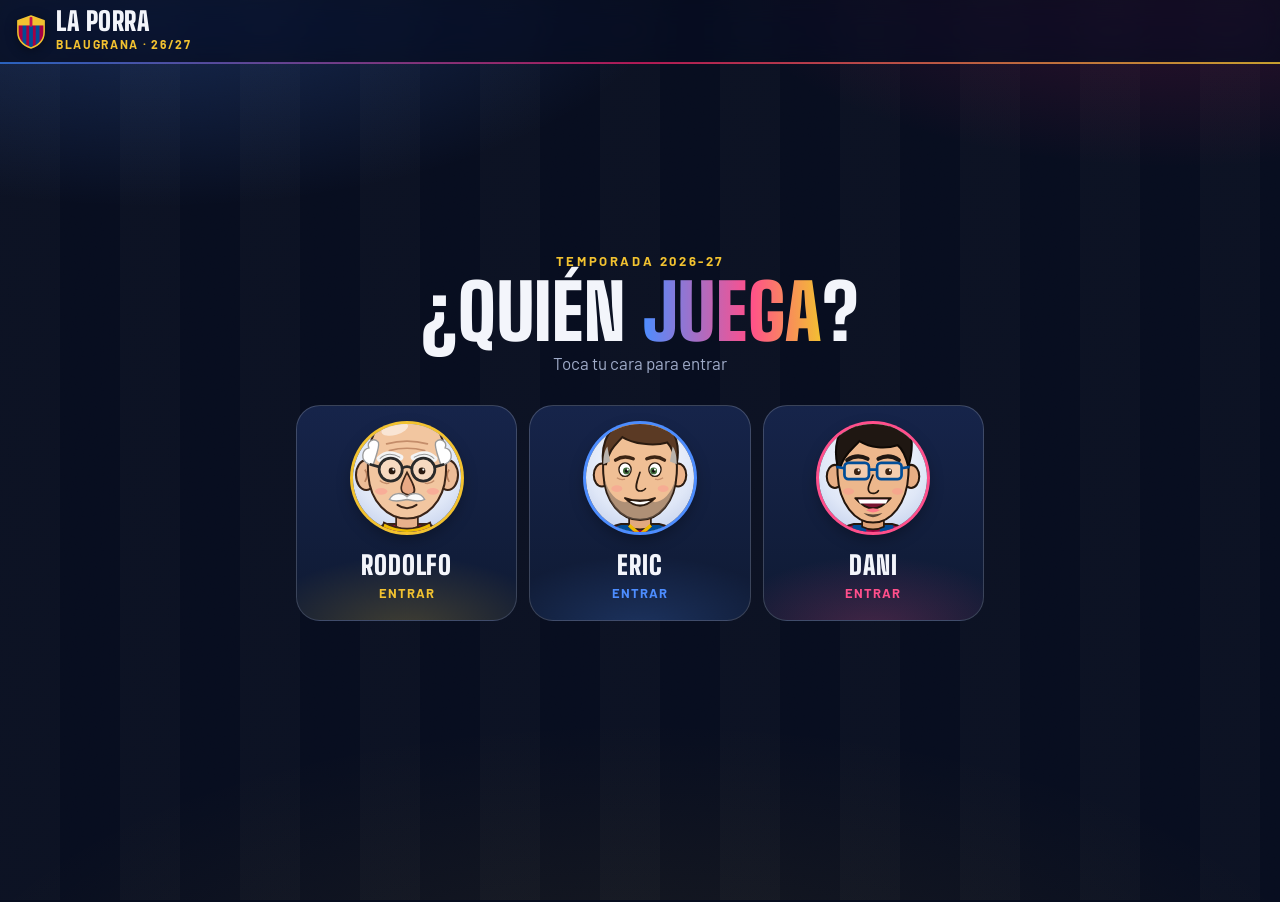
<file: index.html>
<!doctype html>
<html lang="es">
<head>
  <meta charset="utf-8">
  <meta name="viewport" content="width=device-width, initial-scale=1, viewport-fit=cover">
  <title>La Porra Blaugrana</title>
  <meta name="description" content="La porra del Barça de Rodolfo, Eric y Dani">
  <meta name="theme-color" content="#070d1f">
  <link rel="icon" href="data:image/svg+xml,<svg xmlns='http://www.w3.org/2000/svg' viewBox='0 0 32 36'><path d='M16 1 30 6v12c0 9-6.5 14.5-14 17C8.5 32.5 2 27 2 18V6Z' fill='%23A50044' stroke='%23f2c230' stroke-width='2'/><path d='M9 4v26M16 2v32M23 4v26' stroke='%23004D98' stroke-width='4'/></svg>">
  <link rel="preconnect" href="https://fonts.googleapis.com">
  <link rel="preconnect" href="https://fonts.gstatic.com" crossorigin>
  <link href="https://fonts.googleapis.com/css2?family=Barlow:wght@400;500;600;700&family=Big+Shoulders+Display:wght@700;800;900&display=swap" rel="stylesheet">
  <link rel="stylesheet" href="css/style.css">
</head>
<body>
  <div class="stadium" aria-hidden="true"></div>

  <header class="top">
    <div class="brand">
      <svg class="shield" viewBox="0 0 32 36" aria-hidden="true">
        <defs><clipPath id="sh"><path d="M16 1 30 6v12c0 9-6.5 14.5-14 17C8.5 32.5 2 27 2 18V6Z"/></clipPath></defs>
        <g clip-path="url(#sh)">
          <rect width="32" height="36" fill="#A50044"/>
          <path d="M9 0v36M16 0v36M23 0v36" stroke="#004D98" stroke-width="4"/>
          <rect width="32" height="11" fill="#f2c230"/>
          <path d="M16 0v11" stroke="#c4124f" stroke-width="3"/>
        </g>
        <path d="M16 1 30 6v12c0 9-6.5 14.5-14 17C8.5 32.5 2 27 2 18V6Z" fill="none" stroke="#f2c230" stroke-width="1.6"/>
      </svg>
      <div>
        <h1>La Porra</h1>
        <p class="sub">Blaugrana · 26/27</p>
      </div>
    </div>
    <button id="me-chip" class="me-chip" hidden></button>
  </header>

  <main id="app">
    <div class="skeleton" aria-label="Cargando">
      <div class="sk sk-hero"></div><div class="sk sk-row"></div><div class="sk sk-row"></div>
    </div>
  </main>

  <nav class="tabs" id="tabs" hidden aria-label="Secciones">
    <button data-tab="partido"><svg viewBox="0 0 24 24" aria-hidden="true"><circle cx="12" cy="12" r="10"/><path d="m12 7 4.5 3.3-1.7 5.2H9.2l-1.7-5.2Z"/><path d="M12 7V2M16.5 10.3l4.8-1.6M14.8 15.5l3 4M9.2 15.5l-3 4M7.5 10.3 2.7 8.7"/></svg><span>Partido</span></button>
    <button data-tab="stats"><svg viewBox="0 0 24 24" aria-hidden="true"><path d="M6 9H4.5a2.5 2.5 0 0 1 0-5H6M18 9h1.5a2.5 2.5 0 0 0 0-5H18M4 22h16M10 14.66V17c0 .55-.47.98-.97 1.21C7.85 18.75 7 20.24 7 22M14 14.66V17c0 .55.47.98.97 1.21C16.15 18.75 17 20.24 17 22"/><path d="M18 2H6v7a6 6 0 0 0 12 0V2Z"/></svg><span>Clasificación</span></button>
    <button data-tab="calendario"><svg viewBox="0 0 24 24" aria-hidden="true"><rect width="18" height="18" x="3" y="4" rx="2"/><path d="M16 2v4M8 2v4M3 10h18"/></svg><span>Calendario</span></button>
  </nav>

  <dialog id="dlg"></dialog>
  <div id="toast" class="toast" role="status" aria-live="polite"></div>
  <canvas id="confetti" aria-hidden="true"></canvas>

  <script src="js/config.js"></script>
  <script src="js/scoring.js"></script>
  <script src="js/app.js"></script>
</body>
</html>
</file>
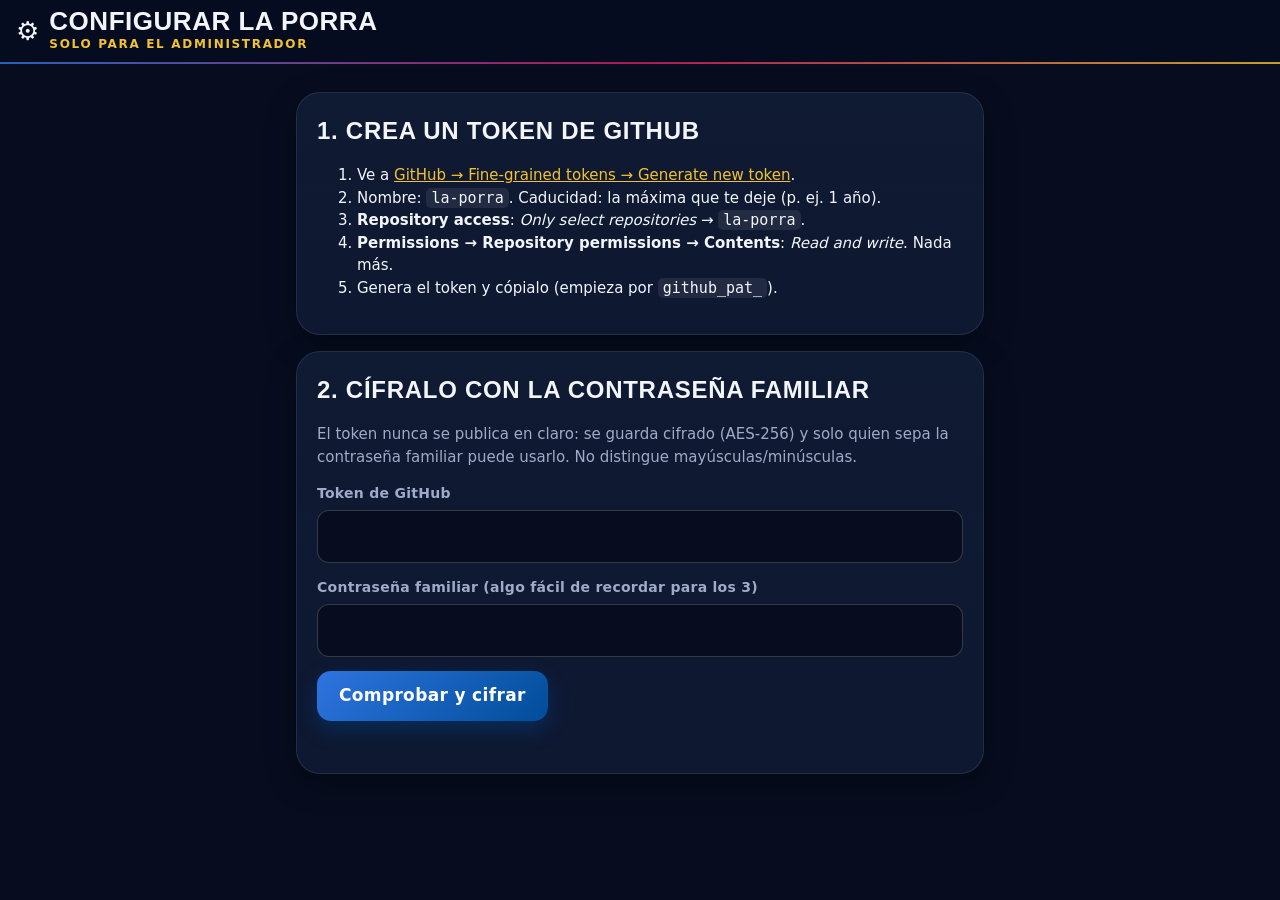
<file: setup.html>
<!doctype html>
<html lang="es">
<head>
  <meta charset="utf-8">
  <meta name="viewport" content="width=device-width, initial-scale=1">
  <title>Configurar La Porra</title>
  <link rel="stylesheet" href="css/style.css">
</head>
<body>
  <header class="top"><div class="brand"><span class="ball">⚙️</span><div><h1>Configurar La Porra</h1><p class="sub">Solo para el administrador</p></div></div></header>
  <main>
    <div class="card">
      <h2>1. Crea un token de GitHub</h2>
      <ol class="small">
        <li>Ve a <a href="https://github.com/settings/personal-access-tokens/new" target="_blank" rel="noopener">GitHub → Fine-grained tokens → Generate new token</a>.</li>
        <li>Nombre: <code>la-porra</code>. Caducidad: la máxima que te deje (p. ej. 1 año).</li>
        <li><b>Repository access</b>: <i>Only select repositories</i> → <code>la-porra</code>.</li>
        <li><b>Permissions → Repository permissions → Contents</b>: <i>Read and write</i>. Nada más.</li>
        <li>Genera el token y cópialo (empieza por <code>github_pat_</code>).</li>
      </ol>
    </div>
    <div class="card">
      <h2>2. Cífralo con la contraseña familiar</h2>
      <p class="small muted">El token nunca se publica en claro: se guarda cifrado (AES-256) y solo quien sepa la contraseña familiar puede usarlo. No distingue mayúsculas/minúsculas.</p>
      <form id="f" class="dlg" style="padding:0">
        <label class="field">Token de GitHub<input type="password" id="tok" required autocomplete="off"></label>
        <label class="field">Contraseña familiar (algo fácil de recordar para los 3)<input type="text" id="pass" required autocomplete="off"></label>
        <button class="btn blue">Comprobar y cifrar</button>
        <p class="err" id="err"></p>
      </form>
    </div>
    <div class="card" id="out" hidden>
      <h2>3. Pega esto en <code>js/config.js</code></h2>
      <p class="small">Sustituye la línea <code>encryptedToken: null,</code> por:</p>
      <textarea id="code" readonly style="width:100%;height:120px;font-family:monospace;font-size:13px;border-radius:12px;padding:10px"></textarea>
      <p class="small">Puedes editarlo directamente en GitHub (abre <code>js/config.js</code> → ✏️ → pega → <i>Commit changes</i>). En un minuto la web estará lista.</p>
    </div>
  </main>
  <script src="js/config.js"></script>
  <script>
    const b64 = (bytes) => btoa(String.fromCharCode(...new Uint8Array(bytes)));
    document.getElementById('f').addEventListener('submit', async (e) => {
      e.preventDefault();
      const err = document.getElementById('err');
      err.textContent = '';
      const tok = document.getElementById('tok').value.trim();
      const pass = document.getElementById('pass').value.trim().toLowerCase();
      const C = window.PORRA_CONFIG;
      try {
        const r = await fetch(`https://api.github.com/repos/${C.owner}/${C.repo}`, { headers: { Authorization: `Bearer ${tok}` } });
        if (!r.ok) throw new Error(`El token no funciona (GitHub ${r.status})`);
        const j = await r.json();
        if (!j.permissions || !j.permissions.push) throw new Error('El token no tiene permiso de escritura (Contents: Read and write)');
        const salt = crypto.getRandomValues(new Uint8Array(16));
        const iv = crypto.getRandomValues(new Uint8Array(12));
        const base = await crypto.subtle.importKey('raw', new TextEncoder().encode(pass), 'PBKDF2', false, ['deriveKey']);
        const key = await crypto.subtle.deriveKey({ name: 'PBKDF2', salt, iterations: 250000, hash: 'SHA-256' }, base, { name: 'AES-GCM', length: 256 }, false, ['encrypt']);
        const ct = await crypto.subtle.encrypt({ name: 'AES-GCM', iv }, key, new TextEncoder().encode(tok));
        document.getElementById('code').value = `  encryptedToken: ${JSON.stringify({ salt: b64(salt), iv: b64(iv), ct: b64(ct) })},`;
        document.getElementById('out').hidden = false;
      } catch (ex) { err.textContent = ex.message; }
    });
  </script>
</body>
</html>
</file>
<file: css/style.css>
/* La Porra Blaugrana — «noche de partido»: marcador de retransmisión bajo los focos. */
:root {
  --bg: #070d1f;
  --surface: #0f1a33;
  --surface-2: #16244a;
  --surface-3: #1e2f5c;
  --line: rgba(255, 255, 255, .09);
  --line-strong: rgba(255, 255, 255, .18);
  --text: #f3f5fb;
  --muted: #9fabc8;
  --blau: #004D98;
  --blau-hi: #2f74e0;
  --grana: #A50044;
  --grana-hi: #d61a5f;
  --gold: #f2c230;
  --gold-deep: #b98d00;
  --live: #ff3b4e;
  --ok: #3ccf8e;
  --bad: #ff6b7d;
  --c-rodolfo: #f2c230;
  --c-eric: #4d8dff;
  --c-dani: #ff4f8b;

  --font-display: 'Big Shoulders Display', 'Barlow', sans-serif;
  --font-body: 'Barlow', system-ui, sans-serif;

  --r-sm: 10px;
  --r: 16px;
  --r-lg: 24px;
  --shadow: 0 10px 30px rgba(0, 0, 0, .35);
  --ease-out: cubic-bezier(.22, 1, .36, 1);
  --spring: cubic-bezier(.34, 1.56, .64, 1);
  --nav-h: 68px;
  color-scheme: dark;
}

* { box-sizing: border-box; }
[hidden] { display: none !important; }
html { -webkit-text-size-adjust: 100%; }
body {
  margin: 0;
  font-family: var(--font-body);
  font-size: 17px;
  line-height: 1.5;
  color: var(--text);
  background: var(--bg);
  min-height: 100dvh;
  padding-bottom: calc(var(--nav-h) + env(safe-area-inset-bottom) + 24px);
  -webkit-font-smoothing: antialiased;
}
button { font: inherit; color: inherit; cursor: pointer; touch-action: manipulation; }
input { font: inherit; }
a { color: var(--gold); }
:focus-visible { outline: 3px solid var(--gold); outline-offset: 2px; border-radius: 6px; }
svg { width: 1em; height: 1em; fill: none; stroke: currentColor; stroke-width: 2; stroke-linecap: round; stroke-linejoin: round; flex: none; }
.num, .score, .digit { font-variant-numeric: tabular-nums; }

/* Fondo de estadio: focos + rayas de césped + grano */
.stadium {
  position: fixed; inset: 0; z-index: -1; pointer-events: none;
  background:
    radial-gradient(60% 40% at 12% -5%, rgba(77, 141, 255, .28), transparent 70%),
    radial-gradient(55% 38% at 92% -8%, rgba(214, 26, 95, .26), transparent 70%),
    radial-gradient(80% 50% at 50% 115%, rgba(242, 194, 48, .08), transparent 70%),
    repeating-linear-gradient(90deg, rgba(255,255,255,.018) 0 60px, transparent 60px 120px),
    var(--bg);
}
.stadium::after {
  content: ''; position: absolute; inset: 0; opacity: .07; mix-blend-mode: overlay;
  background-image: url("data:image/svg+xml,%3Csvg xmlns='http://www.w3.org/2000/svg' width='160' height='160'%3E%3Cfilter id='n'%3E%3CfeTurbulence type='fractalNoise' baseFrequency='.85' numOctaves='3' stitchTiles='stitch'/%3E%3C/filter%3E%3Crect width='100%25' height='100%25' filter='url(%23n)'/%3E%3C/svg%3E");
}

/* ---------- Cabecera ---------- */
.top {
  position: sticky; top: 0; z-index: 20;
  display: flex; align-items: center; justify-content: space-between; gap: 12px;
  padding: calc(10px + env(safe-area-inset-top)) 16px 10px;
  background: rgba(7, 13, 31, .72);
  backdrop-filter: blur(14px) saturate(140%);
  -webkit-backdrop-filter: blur(14px) saturate(140%);
  border-bottom: 1px solid var(--line);
}
.top::after {
  content: ''; position: absolute; left: 0; right: 0; bottom: -1px; height: 2px;
  background: linear-gradient(90deg, var(--blau-hi), var(--grana-hi) 50%, var(--gold));
  opacity: .8;
}
.brand { display: flex; align-items: center; gap: 10px; }
.brand .shield { width: 30px; height: 34px; stroke: none; filter: drop-shadow(0 2px 6px rgba(0,0,0,.4)); }
.brand .ball { font-size: 26px; }
.brand h1 {
  margin: 0; font-family: var(--font-display); font-weight: 900; font-size: 26px; line-height: .9;
  letter-spacing: .02em; text-transform: uppercase;
}
.brand .sub { margin: 2px 0 0; font-size: 12px; font-weight: 700; letter-spacing: .14em; text-transform: uppercase; color: var(--gold); }

.me-chip {
  display: flex; align-items: center; gap: 8px; min-height: 44px;
  background: var(--surface-2); border: 1px solid var(--line-strong);
  border-radius: 999px; padding: 3px 12px 3px 3px; font-weight: 700; font-size: 15px;
  transition: background .2s, transform .15s;
}
.me-chip:hover { background: var(--surface-3); }
.me-chip:active { transform: scale(.96); }
.me-chip .av { width: 38px; height: 38px; }
.me-chip svg { color: var(--muted); font-size: 16px; }

/* ---------- Avatar con aro de color por persona ---------- */
.av {
  --pc: var(--gold);
  position: relative; display: inline-grid; place-items: end center; overflow: hidden;
  width: 64px; height: 64px; border-radius: 50%;
  background: radial-gradient(circle at 50% 35%, #fff 0, #dfe7f7 60%, #b8c6e6 100%);
  box-shadow: 0 0 0 3px var(--pc), 0 6px 16px rgba(0,0,0,.35);
}
.av img { width: 100%; height: 118%; object-fit: cover; object-position: top; display: block; margin-top: 8%; }
.av.rodolfo { --pc: var(--c-rodolfo); }
.av.eric { --pc: var(--c-eric); }
.av.dani { --pc: var(--c-dani); }

/* ---------- Navegación inferior ---------- */
.tabs {
  position: fixed; z-index: 30; left: 50%; transform: translateX(-50%);
  bottom: calc(12px + env(safe-area-inset-bottom));
  width: min(440px, calc(100% - 24px)); height: var(--nav-h);
  display: grid; grid-template-columns: repeat(3, 1fr); gap: 4px; padding: 6px;
  background: rgba(15, 26, 51, .86);
  backdrop-filter: blur(16px) saturate(150%); -webkit-backdrop-filter: blur(16px) saturate(150%);
  border: 1px solid var(--line-strong); border-radius: 22px; box-shadow: var(--shadow);
}
.tabs button {
  position: relative; border: 0; background: none; border-radius: 16px;
  display: flex; flex-direction: column; align-items: center; justify-content: center; gap: 3px;
  font-size: 12.5px; font-weight: 700; letter-spacing: .02em; color: var(--muted);
  transition: color .2s, background .25s var(--ease-out);
}
.tabs button svg { font-size: 22px; transition: transform .3s var(--spring); }
.tabs button.active { color: var(--text); background: linear-gradient(160deg, var(--blau), var(--grana)); }
.tabs button.active svg { transform: translateY(-1px) scale(1.08); color: var(--gold); }
.tabs button:active { transform: scale(.96); }

main { max-width: 720px; margin: 0 auto; padding: 18px 16px; }

/* ---------- Animaciones de entrada (solo al cambiar de vista) ---------- */
@keyframes rise { from { opacity: 0; transform: translateY(18px); } to { opacity: 1; transform: none; } }
@keyframes pop { 0% { transform: scale(.6); opacity: 0; } 70% { transform: scale(1.08); opacity: 1; } 100% { transform: scale(1); } }
@keyframes pulse { 0%, 100% { opacity: 1; } 50% { opacity: .35; } }
@keyframes ring { 0% { box-shadow: 0 0 0 0 rgba(255, 59, 78, .6); } 100% { box-shadow: 0 0 0 10px rgba(255, 59, 78, 0); } }
@keyframes bump { 0% { transform: scale(1); } 35% { transform: scale(1.18); color: var(--gold); } 100% { transform: scale(1); } }
@keyframes shimmer { to { background-position: -200% 0; } }
@keyframes glow { 0%, 100% { box-shadow: 0 0 0 2px var(--gold), 0 0 24px rgba(242,194,48,.25); } 50% { box-shadow: 0 0 0 2px var(--gold), 0 0 38px rgba(242,194,48,.45); } }
@keyframes grow { from { transform: scaleY(0); } to { transform: scaleY(1); } }
@keyframes growx { from { transform: scaleX(0); } to { transform: scaleX(1); } }

.animate .reveal { animation: rise .55s var(--ease-out) both; animation-delay: calc(var(--i, 0) * 70ms); }

/* ---------- Esqueleto de carga ---------- */
.sk { border-radius: var(--r-lg); margin-bottom: 14px;
  background: linear-gradient(90deg, var(--surface) 0%, var(--surface-2) 50%, var(--surface) 100%) 0 0 / 200% 100%;
  animation: shimmer 1.3s linear infinite; }
.sk-hero { height: 280px; }
.sk-row { height: 90px; }

/* ---------- Tarjetas y titulares ---------- */
.card {
  background: linear-gradient(180deg, var(--surface), rgba(15, 26, 51, .92));
  border: 1px solid var(--line); border-radius: var(--r-lg); box-shadow: var(--shadow);
  padding: 20px; margin-bottom: 16px;
}
.eyebrow {
  display: flex; align-items: center; gap: 8px; margin: 26px 4px 12px;
  font-family: var(--font-display); font-weight: 800; font-size: 22px; letter-spacing: .04em; text-transform: uppercase;
}
.eyebrow::after { content: ''; flex: 1; height: 1px; background: linear-gradient(90deg, var(--line-strong), transparent); }
.eyebrow svg { color: var(--gold); }
.card h2 { margin: 0 0 14px; font-family: var(--font-display); font-weight: 800; font-size: 24px; letter-spacing: .03em; text-transform: uppercase; }
.muted { color: var(--muted); }
.small { font-size: 15px; }
.center { text-align: center; }

/* ---------- ¿Quién eres? ---------- */
.who { min-height: calc(100dvh - 200px); display: flex; flex-direction: column; justify-content: center; padding: 12px 0 24px; }
.who .kicker { text-align: center; color: var(--gold); font-weight: 700; letter-spacing: .2em; text-transform: uppercase; font-size: 13px; margin: 0; }
.who h2 {
  text-align: center; margin: 6px 0 4px; font-family: var(--font-display); font-weight: 900;
  font-size: clamp(44px, 13vw, 76px); line-height: .92; text-transform: uppercase; letter-spacing: .01em;
}
.who h2 em { font-style: normal; background: linear-gradient(90deg, var(--c-eric), var(--c-dani) 60%, var(--gold)); -webkit-background-clip: text; background-clip: text; color: transparent; }
.who p.lead { text-align: center; margin: 0 0 28px; color: var(--muted); }
.who-grid { display: grid; grid-template-columns: repeat(3, 1fr); gap: 12px; }
.who-card {
  --pc: var(--gold);
  position: relative; overflow: hidden; border: 1px solid var(--line-strong); border-radius: var(--r-lg);
  background: linear-gradient(180deg, var(--surface-2), var(--surface)); padding: 18px 8px 16px; text-align: center;
  transition: transform .3s var(--spring), border-color .25s, box-shadow .25s;
}
.who-card::before {
  content: ''; position: absolute; inset: auto -20% -40% -20%; height: 70%;
  background: radial-gradient(closest-side, var(--pc), transparent); opacity: .22; transition: opacity .3s;
}
.who-card:hover, .who-card:focus-visible { transform: translateY(-6px); border-color: var(--pc); box-shadow: 0 16px 36px rgba(0,0,0,.45); }
.who-card:hover::before { opacity: .4; }
.who-card:active { transform: scale(.97); }
.who-card.rodolfo { --pc: var(--c-rodolfo); }
.who-card.eric { --pc: var(--c-eric); }
.who-card.dani { --pc: var(--c-dani); }
.who-card .av { width: min(108px, 24vw); height: min(108px, 24vw); }
.who-card .name {
  position: relative; margin-top: 14px; font-family: var(--font-display); font-weight: 900; font-size: 26px;
  text-transform: uppercase; letter-spacing: .03em; line-height: 1;
}
.who-card .go { position: relative; margin-top: 6px; font-size: 13px; font-weight: 700; color: var(--pc); letter-spacing: .08em; text-transform: uppercase; }

/* ---------- Avisos ---------- */
.notice {
  display: flex; gap: 10px; align-items: flex-start;
  padding: 12px 14px; border-radius: var(--r); margin-bottom: 12px; font-size: 15px;
  background: rgba(47, 116, 224, .12); border: 1px solid rgba(77, 141, 255, .3);
}
.notice svg { font-size: 20px; margin-top: 1px; color: var(--c-eric); }
.notice.warn { background: rgba(214, 26, 95, .12); border-color: rgba(255, 79, 139, .35); }
.notice.warn svg { color: var(--c-dani); }
.linkbtn { background: none; border: 0; color: var(--gold); font-weight: 700; text-decoration: underline; text-underline-offset: 3px; padding: 4px 2px; min-height: 32px; }

/* ---------- Marcador (match hero) ---------- */
.scoreboard {
  position: relative; overflow: hidden; border-radius: var(--r-lg); padding: 0;
  background:
    radial-gradient(70% 90% at 0% 0%, rgba(0, 77, 152, .75), transparent 70%),
    radial-gradient(70% 90% at 100% 100%, rgba(165, 0, 68, .7), transparent 70%),
    linear-gradient(135deg, #0b1838, #1a0f2e);
  border: 1px solid var(--line-strong); box-shadow: 0 20px 50px rgba(0,0,0,.5);
}
.scoreboard::before {
  content: ''; position: absolute; inset: 0; pointer-events: none;
  background: repeating-linear-gradient(115deg, rgba(255,255,255,.035) 0 2px, transparent 2px 14px);
}
.sb-top {
  position: relative; display: flex; align-items: center; justify-content: space-between; gap: 8px; flex-wrap: wrap;
  padding: 14px 16px; border-bottom: 1px solid var(--line);
}
.comp-chip {
  display: inline-flex; align-items: center; gap: 8px; font-size: 13px; font-weight: 700; letter-spacing: .06em; text-transform: uppercase;
}
.comp-dot { width: 10px; height: 10px; border-radius: 3px; background: var(--cc, var(--gold)); box-shadow: 0 0 10px var(--cc, var(--gold)); }
.cc-LaLiga { --cc: #ff5a4f; }
.cc-Champions { --cc: #6ea8ff; }
.cc-Copa { --cc: #ff8a3d; }
.cc-Supercopa { --cc: var(--gold); }
.pill {
  display: inline-flex; align-items: center; gap: 6px; padding: 5px 11px; border-radius: 999px;
  font-size: 12px; font-weight: 800; letter-spacing: .1em; text-transform: uppercase;
  background: rgba(255,255,255,.1); border: 1px solid var(--line-strong);
}
.pill.live { background: var(--live); border-color: transparent; animation: ring 1.6s infinite; }
.pill.live i { width: 7px; height: 7px; border-radius: 50%; background: #fff; animation: pulse 1.2s infinite; }
.pill.open { background: var(--gold); color: #1d1600; border-color: transparent; }
.pill.final { background: rgba(255,255,255,.14); }

.sb-teams {
  position: relative; display: grid; grid-template-columns: 1fr auto 1fr; align-items: center; gap: 8px;
  padding: 22px 12px 10px; text-align: center;
}
.team .crest {
  width: 66px; height: 74px; margin: 0 auto 8px; display: grid; place-items: center;
  font-family: var(--font-display); font-weight: 900; font-size: 22px; letter-spacing: .02em;
}
.team .crest.generic {
  width: 64px; height: 64px; border-radius: 50%;
  background: linear-gradient(160deg, rgba(255,255,255,.18), rgba(255,255,255,.04));
  border: 2px solid var(--line-strong); color: #fff;
}
.team .crest svg { width: 100%; height: 100%; stroke: none; filter: drop-shadow(0 6px 12px rgba(0,0,0,.45)); }
.team .tname { font-weight: 700; font-size: 17px; line-height: 1.15; }
.score {
  font-family: var(--font-display); font-weight: 900; font-size: clamp(64px, 19vw, 96px); line-height: .9;
  letter-spacing: .02em; text-shadow: 0 6px 24px rgba(0,0,0,.45); white-space: nowrap;
}
.score .sep { opacity: .45; margin: 0 .06em; }
.score .g { display: inline-block; }
.score .g.bump { animation: bump .7s var(--spring); }
.score.vs { font-size: 44px; opacity: .7; letter-spacing: .1em; }
.sb-clock { margin-top: 6px; font-weight: 700; font-size: 14px; letter-spacing: .08em; text-transform: uppercase; color: var(--gold); }
.minute-bar { position: relative; height: 4px; margin: 6px 16px 0; background: rgba(255,255,255,.1); border-radius: 4px; overflow: hidden; }
.minute-bar span { position: absolute; inset: 0; transform-origin: left; background: linear-gradient(90deg, var(--blau-hi), var(--grana-hi), var(--gold)); }
.sb-meta {
  position: relative; display: flex; align-items: center; justify-content: center; gap: 8px; flex-wrap: wrap;
  padding: 12px 16px 16px; font-size: 15px; color: #d6ddef;
}
.sb-meta svg { color: var(--gold); }
.countdown { position: relative; display: flex; justify-content: center; gap: 8px; padding: 0 16px 20px; }
.cd { min-width: 64px; padding: 8px 6px 6px; border-radius: 12px; text-align: center; background: rgba(0,0,0,.28); border: 1px solid var(--line); }
.cd .digit { display: block; font-family: var(--font-display); font-weight: 900; font-size: 34px; line-height: 1; }
.cd small { display: block; font-size: 11px; font-weight: 700; letter-spacing: .12em; text-transform: uppercase; color: var(--muted); margin-top: 3px; }

/* ---------- Porras ---------- */
.porras { display: grid; grid-template-columns: repeat(3, 1fr); gap: 10px; }
.porra {
  --pc: var(--gold);
  position: relative; text-align: center; padding: 16px 6px 12px; border-radius: var(--r);
  background: linear-gradient(180deg, var(--surface-2), var(--surface)); border: 1px solid var(--line);
  transition: transform .3s var(--spring), border-color .25s;
}
.porra.rodolfo { --pc: var(--c-rodolfo); }
.porra.eric { --pc: var(--c-eric); }
.porra.dani { --pc: var(--c-dani); }
.porra.me { border-color: color-mix(in srgb, var(--pc) 55%, transparent); }
.porra.winner { animation: glow 2.4s ease-in-out infinite; border-color: transparent; background: linear-gradient(180deg, #2b2408, var(--surface)); }
.porra .av { width: 58px; height: 58px; }
.porra .pname { margin-top: 10px; font-weight: 700; font-size: 16px; }
.pred {
  display: inline-flex; align-items: center; gap: 4px; margin-top: 6px;
  font-family: var(--font-display); font-weight: 900; font-size: 30px; line-height: 1;
}
.pred b { min-width: 30px; padding: 4px 0 2px; border-radius: 8px; background: rgba(0,0,0,.35); border: 1px solid var(--line); font-weight: 900; }
.pred .sep { opacity: .4; }
.pred.hidden, .pred.none { font-size: 22px; color: var(--muted); }
.pred.hidden svg, .pred.none svg { font-size: 26px; }
.pstate { display: flex; align-items: center; justify-content: center; gap: 4px; margin-top: 8px; font-size: 13px; font-weight: 700; color: var(--muted); }
.pstate svg { font-size: 15px; }
.pstate.ok { color: var(--ok); }
.pstate.exact { color: var(--gold); }
.pstate.bad { color: var(--bad); }
.crown {
  position: absolute; top: -14px; left: 50%; transform: translateX(-50%);
  width: 32px; height: 32px; border-radius: 50%; display: grid; place-items: center;
  background: var(--gold); color: #2a2000; box-shadow: 0 4px 12px rgba(242,194,48,.5); animation: pop .5s var(--spring) both;
}
.crown svg { font-size: 18px; stroke-width: 2.4; }

/* ---------- Veredicto ---------- */
.verdict {
  position: relative; overflow: hidden; margin-top: 14px; padding: 16px; border-radius: var(--r-lg);
  display: flex; gap: 14px; align-items: center;
  background: linear-gradient(120deg, #3a2c00, #1d1504 60%, #2a0a1a);
  border: 1px solid rgba(242, 194, 48, .55);
}
.verdict::after {
  content: ''; position: absolute; inset: 0; pointer-events: none;
  background: linear-gradient(110deg, transparent 30%, rgba(255,255,255,.12) 50%, transparent 70%) 0 0 / 250% 100%;
  animation: shimmer 3.5s linear infinite;
}
.verdict .av { width: 72px; height: 72px; flex: none; }
.verdict .vk { font-size: 12px; font-weight: 800; letter-spacing: .16em; text-transform: uppercase; color: var(--gold); }
.verdict .vt { font-family: var(--font-display); font-weight: 900; font-size: 34px; line-height: .95; text-transform: uppercase; }
.verdict .vr { font-size: 15px; color: #e6dcc0; margin-top: 4px; }
.verdict.provisional { background: linear-gradient(120deg, #0f2550, #121b38); border-color: rgba(77,141,255,.45); }
.verdict.provisional .vk { color: var(--c-eric); }
.verdict.provisional .vr { color: #c9d4ee; }
.verdict.empty { justify-content: center; text-align: center; }

/* ---------- Formulario de porra ---------- */
.my-porra {
  margin-top: 16px; padding: 18px 16px 16px; border-radius: var(--r-lg);
  background: linear-gradient(180deg, rgba(47,116,224,.14), rgba(165,0,68,.1)); border: 1px solid var(--line-strong);
}
.my-porra h3 { margin: 0 0 14px; text-align: center; font-family: var(--font-display); font-weight: 800; font-size: 22px; text-transform: uppercase; letter-spacing: .03em; }
.steppers { display: grid; grid-template-columns: 1fr auto 1fr; gap: 6px; align-items: end; }
.stepper { text-align: center; }
.stepper .lbl { font-weight: 700; font-size: 14px; color: var(--muted); margin-bottom: 8px; min-height: 2.4em; display: flex; align-items: end; justify-content: center; line-height: 1.2; }
.stepper .ctl { display: flex; align-items: center; justify-content: center; gap: 4px; }
.stepper button {
  width: 46px; height: 46px; border-radius: 14px; border: 1px solid var(--line-strong);
  display: grid; place-items: center; background: var(--surface-3); font-size: 22px;
  transition: transform .15s, background .2s;
}
.stepper button:hover { background: var(--blau); }
.stepper button:active { transform: scale(.9); }
.stepper .num {
  min-width: 58px; font-family: var(--font-display); font-weight: 900; font-size: 54px; line-height: 1;
  display: inline-block;
}
.stepper .num.bump { animation: bump .45s var(--spring); }
.dash { font-family: var(--font-display); font-weight: 900; font-size: 40px; color: var(--muted); padding-bottom: 6px; }
.hint { display: flex; gap: 8px; align-items: flex-start; margin: 12px 2px 0; font-size: 14px; color: var(--muted); }
.hint svg { margin-top: 3px; }

/* ---------- Botones ---------- */
.btn {
  position: relative; display: inline-flex; align-items: center; justify-content: center; gap: 8px;
  min-height: 48px; border: 0; border-radius: 14px; padding: 12px 22px;
  font-weight: 700; font-size: 17px; letter-spacing: .02em; color: #fff;
  background: linear-gradient(135deg, var(--grana-hi), var(--grana)); box-shadow: 0 8px 20px rgba(165,0,68,.35);
  transition: transform .15s, box-shadow .2s, filter .2s;
}
.btn:hover { filter: brightness(1.1); }
.btn:active { transform: translateY(1px) scale(.98); }
.btn:disabled { opacity: .5; cursor: progress; }
.btn.block { width: 100%; margin-top: 16px; font-size: 18px; text-transform: uppercase; letter-spacing: .06em; font-family: var(--font-display); font-weight: 800; font-size: 22px; }
.btn.blue { background: linear-gradient(135deg, var(--blau-hi), var(--blau)); box-shadow: 0 8px 20px rgba(0,77,152,.4); }
.btn.ghost { background: rgba(255,255,255,.04); border: 1px solid var(--line-strong); box-shadow: none; color: var(--text); }
.btn.ghost:hover { background: rgba(255,255,255,.09); }
.btn.small { min-height: 44px; padding: 8px 16px; font-size: 15px; }
.btn .spin { width: 18px; height: 18px; border-radius: 50%; border: 2px solid rgba(255,255,255,.35); border-top-color: #fff; animation: spin .7s linear infinite; }
@keyframes spin { to { transform: rotate(360deg); } }
.actions { display: flex; flex-wrap: wrap; gap: 8px; justify-content: center; margin-top: 16px; }
.footnote { text-align: center; font-size: 14px; color: var(--muted); margin: 14px 0 0; }

/* ---------- Clasificación ---------- */
.podium { display: grid; grid-template-columns: repeat(3, 1fr); gap: 10px; align-items: end; padding-top: 18px; }
.pod { text-align: center; }
.pod .av { width: 72px; height: 72px; margin-bottom: 10px; }
.pod.p1 .av { width: 92px; height: 92px; }
.pod .pn { font-weight: 700; margin-bottom: 8px; }
.pod .bar {
  position: relative; border-radius: 14px 14px 4px 4px; padding: 12px 4px; transform-origin: bottom;
  background: linear-gradient(180deg, var(--surface-3), var(--surface-2)); border: 1px solid var(--line-strong);
}
.animate .pod .bar { animation: grow .7s var(--ease-out) both; animation-delay: calc(var(--i, 0) * 120ms + 150ms); }
.pod.p1 .bar { min-height: 130px; background: linear-gradient(180deg, var(--gold), var(--gold-deep)); color: #1d1600; border: 0; }
.pod.p2 .bar { min-height: 96px; }
.pod.p3 .bar { min-height: 70px; }
.pod .wins { font-family: var(--font-display); font-weight: 900; font-size: 46px; line-height: .9; }
.pod .wl { font-size: 12px; font-weight: 800; letter-spacing: .12em; text-transform: uppercase; opacity: .8; }
.pod .place { font-family: var(--font-display); font-weight: 900; font-size: 15px; opacity: .7; }

.statrows { display: grid; gap: 14px; }
.statrow { display: grid; grid-template-columns: 44px 1fr; gap: 12px; align-items: center; }
.statrow .av { width: 44px; height: 44px; }
.statrow .top-line { display: flex; justify-content: space-between; gap: 8px; font-weight: 700; }
.statrow .top-line span { color: var(--muted); font-weight: 500; font-size: 14px; }
.meter { height: 8px; border-radius: 6px; background: rgba(255,255,255,.08); overflow: hidden; margin-top: 6px; }
.meter i { display: block; height: 100%; border-radius: 6px; background: var(--pc, var(--gold)); transform-origin: left; }
.animate .meter i { animation: growx .8s var(--ease-out) both; animation-delay: .3s; }
.kpis { display: grid; grid-template-columns: repeat(3, 1fr); gap: 6px; margin-top: 8px; }
.kpi { padding: 6px 4px; border-radius: 10px; background: rgba(255,255,255,.04); text-align: center; }
.kpi b { display: block; font-family: var(--font-display); font-weight: 900; font-size: 22px; line-height: 1; }
.kpi small { font-size: 11px; color: var(--muted); font-weight: 700; letter-spacing: .06em; text-transform: uppercase; }

.hist { list-style: none; margin: 0; padding: 0; display: grid; gap: 10px; }
.hist li { padding: 14px; border-radius: var(--r); background: rgba(255,255,255,.03); border: 1px solid var(--line); }
.hist .hm { display: flex; justify-content: space-between; align-items: baseline; gap: 8px; font-weight: 700; }
.hist .res { font-family: var(--font-display); font-weight: 900; font-size: 26px; line-height: 1; color: var(--gold); white-space: nowrap; }
.hist .hd { font-size: 14px; color: var(--muted); margin-top: 2px; }
.hist .hw { display: flex; align-items: center; gap: 6px; margin-top: 8px; font-size: 14px; font-weight: 600; }
.hist .hw svg { color: var(--gold); }
.hist .hp { display: flex; gap: 6px; flex-wrap: wrap; margin-top: 10px; }
.chip {
  display: inline-flex; align-items: center; gap: 6px; border-radius: 999px; padding: 3px 12px 3px 3px;
  background: rgba(255,255,255,.06); border: 1px solid var(--line); font-size: 14px; font-weight: 700;
}
.chip .av { width: 26px; height: 26px; box-shadow: 0 0 0 2px var(--pc); }
.chip.win { background: rgba(242,194,48,.16); border-color: rgba(242,194,48,.5); }
.chip.win svg { color: var(--gold); }

details.rules { padding: 0; }
details.rules summary {
  list-style: none; cursor: pointer; padding: 18px 20px; display: flex; align-items: center; gap: 10px;
  font-family: var(--font-display); font-weight: 800; font-size: 20px; text-transform: uppercase; letter-spacing: .03em;
}
details.rules summary::-webkit-details-marker { display: none; }
details.rules summary .chev { margin-left: auto; transition: transform .25s; }
details.rules[open] summary .chev { transform: rotate(180deg); }
details.rules .body { padding: 0 20px 18px; font-size: 15px; }
details.rules ol { margin: 8px 0 0; padding-left: 22px; }
details.rules li { margin-bottom: 4px; }

/* ---------- Calendario ---------- */
.filters { display: flex; gap: 8px; overflow-x: auto; padding: 2px 2px 10px; margin: 0 -2px 6px; scrollbar-width: none; }
.filters::-webkit-scrollbar { display: none; }
.filters button {
  flex: none; min-height: 40px; padding: 6px 14px; border-radius: 999px; font-size: 14px; font-weight: 700;
  background: var(--surface); border: 1px solid var(--line-strong); color: var(--muted);
  display: inline-flex; align-items: center; gap: 8px; transition: background .2s, color .2s;
}
.filters button.on { background: var(--text); color: var(--bg); border-color: transparent; }
.month h3 {
  position: sticky; top: 64px; z-index: 5; margin: 18px 0 8px; padding: 8px 4px;
  font-family: var(--font-display); font-weight: 800; font-size: 20px; text-transform: uppercase; letter-spacing: .05em;
  color: var(--gold); background: linear-gradient(180deg, var(--bg) 70%, transparent);
}
.fx {
  position: relative; display: grid; grid-template-columns: 56px 1fr auto; gap: 12px; align-items: center;
  padding: 12px 12px 12px 14px; margin-bottom: 8px; border-radius: var(--r);
  background: var(--surface); border: 1px solid var(--line); overflow: hidden;
}
.fx::before { content: ''; position: absolute; left: 0; top: 10px; bottom: 10px; width: 3px; border-radius: 3px; background: var(--cc, var(--muted)); }
.fx.past { opacity: .78; }
.fx.current { border-color: var(--gold); box-shadow: 0 0 0 1px var(--gold), 0 8px 24px rgba(242,194,48,.15); }
.fx.cancelled { opacity: .4; }
.fx.cancelled .ft { text-decoration: line-through; }
.fx .fd { text-align: center; line-height: 1; }
.fx .fd .d { font-family: var(--font-display); font-weight: 900; font-size: 30px; }
.fx .fd .w { font-size: 12px; font-weight: 700; text-transform: uppercase; letter-spacing: .08em; color: var(--muted); margin-top: 3px; }
.fx .fm { min-width: 0; }
.fx .ft { font-weight: 700; font-size: 16px; line-height: 1.25; }
.fx .ft .us { color: var(--gold); }
.fx .fs { font-size: 13px; color: var(--muted); margin-top: 3px; display: flex; flex-wrap: wrap; gap: 4px 8px; align-items: center; }
.fx .fr { text-align: right; display: flex; align-items: center; gap: 8px; }
.fx .fr .res { font-family: var(--font-display); font-weight: 900; font-size: 24px; }
.fx .fr .time { font-weight: 700; font-size: 15px; color: var(--muted); }
.fx .fr .av { width: 32px; height: 32px; box-shadow: 0 0 0 2px var(--pc); }
.fx .edit { width: 36px; height: 36px; border-radius: 10px; border: 1px solid var(--line); background: none; color: var(--muted); display: grid; place-items: center; }
.fx .edit:hover { color: var(--text); background: rgba(255,255,255,.06); }
.tag { display: inline-block; font-size: 11px; font-weight: 800; letter-spacing: .06em; text-transform: uppercase; padding: 1px 7px; border-radius: 6px; background: rgba(255,255,255,.08); }
.tag.now { background: var(--gold); color: #1d1600; }

/* ---------- Diálogos ---------- */
dialog {
  border: 1px solid var(--line-strong); border-radius: var(--r-lg); padding: 0; width: min(440px, calc(100vw - 32px));
  background: var(--surface); color: var(--text); box-shadow: 0 30px 80px rgba(0,0,0,.6);
}
dialog[open] { animation: pop .3s var(--ease-out); }
dialog::backdrop { background: rgba(3, 6, 15, .65); backdrop-filter: blur(4px); }
.dlg { padding: 22px; }
.dlg h2 { margin: 0 0 6px; font-family: var(--font-display); font-weight: 900; font-size: 30px; text-transform: uppercase; letter-spacing: .02em; }
.dlg p { margin: 0 0 14px; }
.field { display: block; margin-bottom: 14px; font-weight: 700; font-size: 14px; color: var(--muted); letter-spacing: .02em; }
.field input[type=text], .field input[type=password], .field input[type=date], .field input[type=time], .field input[type=number] {
  display: block; width: 100%; margin-top: 6px; min-height: 50px; padding: 12px 14px; border-radius: 12px;
  border: 1px solid var(--line-strong); background: var(--bg); color: var(--text); font-size: 18px; font-weight: 600;
  transition: border-color .2s, box-shadow .2s;
}
.field input:focus { border-color: var(--gold); outline: none; box-shadow: 0 0 0 3px rgba(242,194,48,.2); }
.check { display: flex; gap: 10px; align-items: center; font-weight: 600; margin-bottom: 12px; font-size: 16px; min-height: 32px; }
.check input { width: 22px; height: 22px; accent-color: var(--gold); }
.dlg .row { display: grid; grid-template-columns: 1fr 1fr; gap: 10px; }
/* El botón principal va primero en el HTML (Intro en el teclado activa el primero) y se pinta a la derecha */
.dlg .btns { display: flex; flex-direction: row-reverse; gap: 10px; justify-content: flex-start; margin-top: 10px; flex-wrap: wrap; }
.err { color: var(--bad); font-weight: 700; font-size: 15px; min-height: 1.2em; margin: 8px 0 0; }

/* ---------- Toast y confeti ---------- */
.toast {
  position: fixed; left: 50%; z-index: 60; bottom: calc(var(--nav-h) + 28px + env(safe-area-inset-bottom));
  transform: translate(-50%, 20px); opacity: 0; visibility: hidden;
  background: #fff; color: var(--bg); padding: 12px 18px; border-radius: 14px; font-weight: 700;
  box-shadow: var(--shadow); transition: transform .3s var(--spring), opacity .2s, visibility .3s;
  max-width: calc(100vw - 32px); text-align: center;
}
.toast.show { transform: translate(-50%, 0); opacity: 1; visibility: visible; }
#confetti { position: fixed; inset: 0; z-index: 70; pointer-events: none; width: 100%; height: 100%; }

/* ---------- Página de setup (compatibilidad) ---------- */
.top .ball { font-size: 26px; }
textarea { background: var(--bg); color: var(--text); border: 1px solid var(--line-strong); }
code { background: rgba(255,255,255,.08); padding: 1px 5px; border-radius: 5px; }

/* ---------- Responsive ---------- */
@media (max-width: 400px) {
  body { font-size: 16px; }
  main { padding: 14px 12px; }
  .porras { gap: 8px; }
  .porra .av { width: 50px; height: 50px; }
  .pred { font-size: 26px; }
  .pred b { min-width: 26px; }
  .stepper button { width: 42px; height: 42px; }
  .stepper .num { min-width: 46px; font-size: 46px; }
  .team .tname { font-size: 15px; }
  .cd { min-width: 56px; }
  .cd .digit { font-size: 30px; }
  .me-chip .nm { display: none; }
  .me-chip { padding: 3px; }
  .me-chip > svg { display: none; }
  .who-card .name { font-size: 22px; }
}
@media (min-width: 720px) {
  main { padding-top: 28px; }
  .porra .av { width: 72px; height: 72px; }
  .verdict .vt { font-size: 42px; }
}
@media (prefers-reduced-motion: reduce) {
  *, *::before, *::after { animation-duration: .01ms !important; animation-iteration-count: 1 !important; transition-duration: .01ms !important; }
}
</file>
